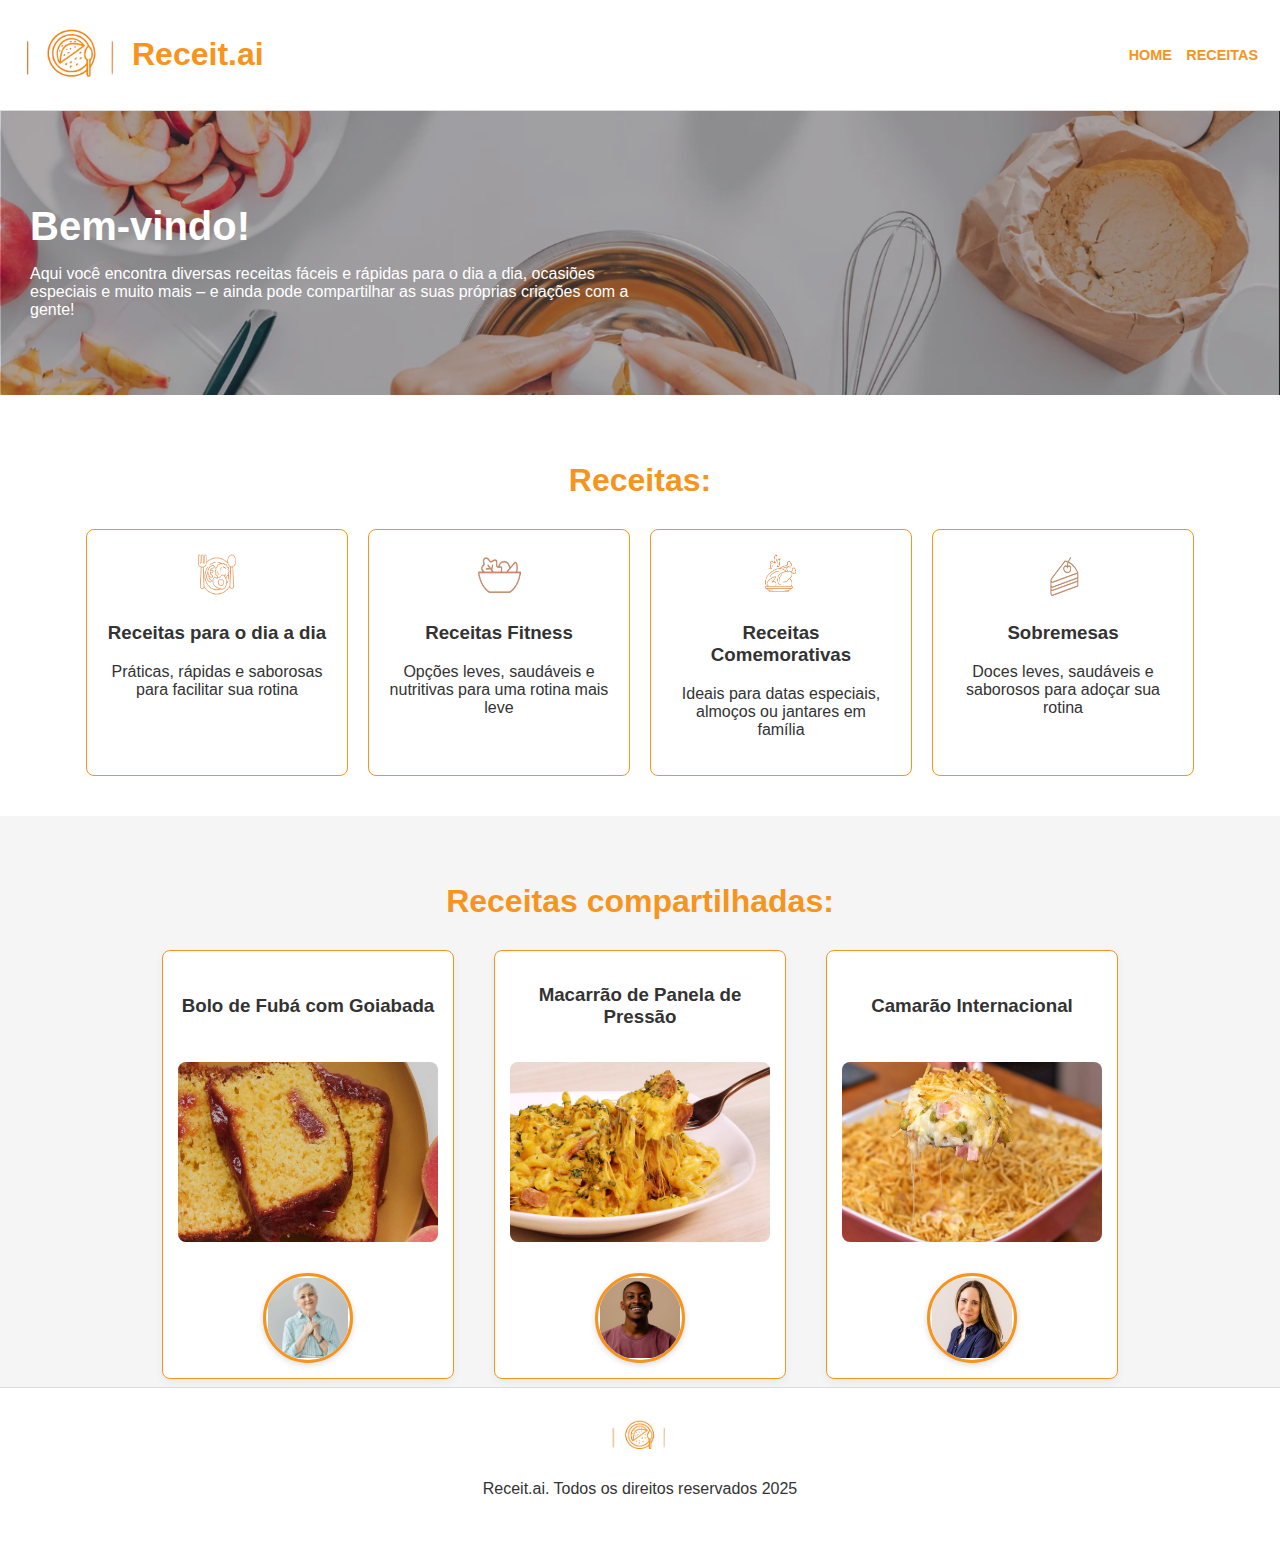
<file: index.html>
<!DOCTYPE html>
<html lang="pt-BR">
<head>
    <meta charset="UTF-8">
    <meta name="viewport" content="width=device-width, initial-scale=1.0">
    <title>Receit.ai</title>
    <link rel="stylesheet" href="styles.css">
</head>
<body>
    <header>
        <div class="logo">
            <img src="img/logo.png" height="60" width="100" alt="Logo Receit.ai">
            <h1>Receit.ai</h1>
        </div>
        <nav>
            <a href="#">Home</a>
            <a href="#compartilhadas">Receitas</a>
        </nav>
    </header>

    <section class="hero">
        <div class="hero-content">
            <h2>Bem-vindo!</h2>
            <p>Aqui você encontra diversas receitas fáceis e rápidas para o dia a dia, ocasiões especiais e muito mais – e ainda pode compartilhar as suas próprias criações com a gente!</p>
        </div>
    </section>

    <section class="receitas">
        <h2>Receitas:</h2>
        <div class="cards">
            <a href="diadia.html" class="card">
                <img src="img/receita1.png" alt="Ícone">
                <h3>Receitas para o dia a dia</h3>
                <p>Práticas, rápidas e saborosas para facilitar sua rotina</p>
            </a>
            <a href="fitness.html" class="card">
                <img src="img/receita2.png" alt="Ícone">
                <h3>Receitas Fitness</h3>
                <p>Opções leves, saudáveis e nutritivas para uma rotina mais leve</p>
            </a>
            <a href="comemorativas.html" class="card">
                <img src="img/receita3.png" alt="Ícone">
                <h3>Receitas Comemorativas</h3>
                <p>Ideais para datas especiais, almoços ou jantares em família</p>
            </a>
            <a href="sobremesas.html" class="card">
                <img src="img/receita4.png" alt="Ícone">
                <h3>Sobremesas</h3>
                <p>Doces leves, saudáveis e saborosos para adoçar sua rotina</p>
            </a>
        </div>
    </section>

    <section class="compartilhadas" id="compartilhadas">
        <h2>Receitas compartilhadas:</h2>
        <div class="receitas-grid">
          <a href="bolo.html" class="receita-link">
            <div class="receita">
              <h3>Bolo de Fubá com Goiabada</h3>
              <img class="alimento" src="img/bolodefuba.jpg" alt="Bolo">
              <div class="user-icon-wrapper">
                <img class="user-icon" src="img/pessoa2.jpg" alt="Usuário">
              </div>
            </div>
          </a>
      
          <a href="macarrao.html" class="receita-link">
            <div class="receita">
              <h3>Macarrão de Panela de Pressão</h3>
              <img class="alimento" src="img/macarrao.jpg" alt="Macarrão">
              <div class="user-icon-wrapper">
                <img class="user-icon" src="img/pessoa1.jpg" alt="Usuário">
              </div>
            </div>
          </a>
      
          <a href="camarao.html" class="receita-link">
            <div class="receita">
              <h3>Camarão Internacional</h3>
              <img class="alimento" src="img/camarao.jpg" alt="Camarão">
              <div class="user-icon-wrapper">
                <img class="user-icon" src="img/pessoa3.jpg" alt="Usuária">
              </div>
            </div>
          </a>
        </div>
      </section>

    <footer>
        <div class="logo-footer">
            <img src="img/logo.png" alt="Logo Receit.ai">
            <p>Receit.ai. Todos os direitos reservados 2025</p>
        </div>
    </footer>

    <script src="script.js"></script>
</body>
</html>
</file>
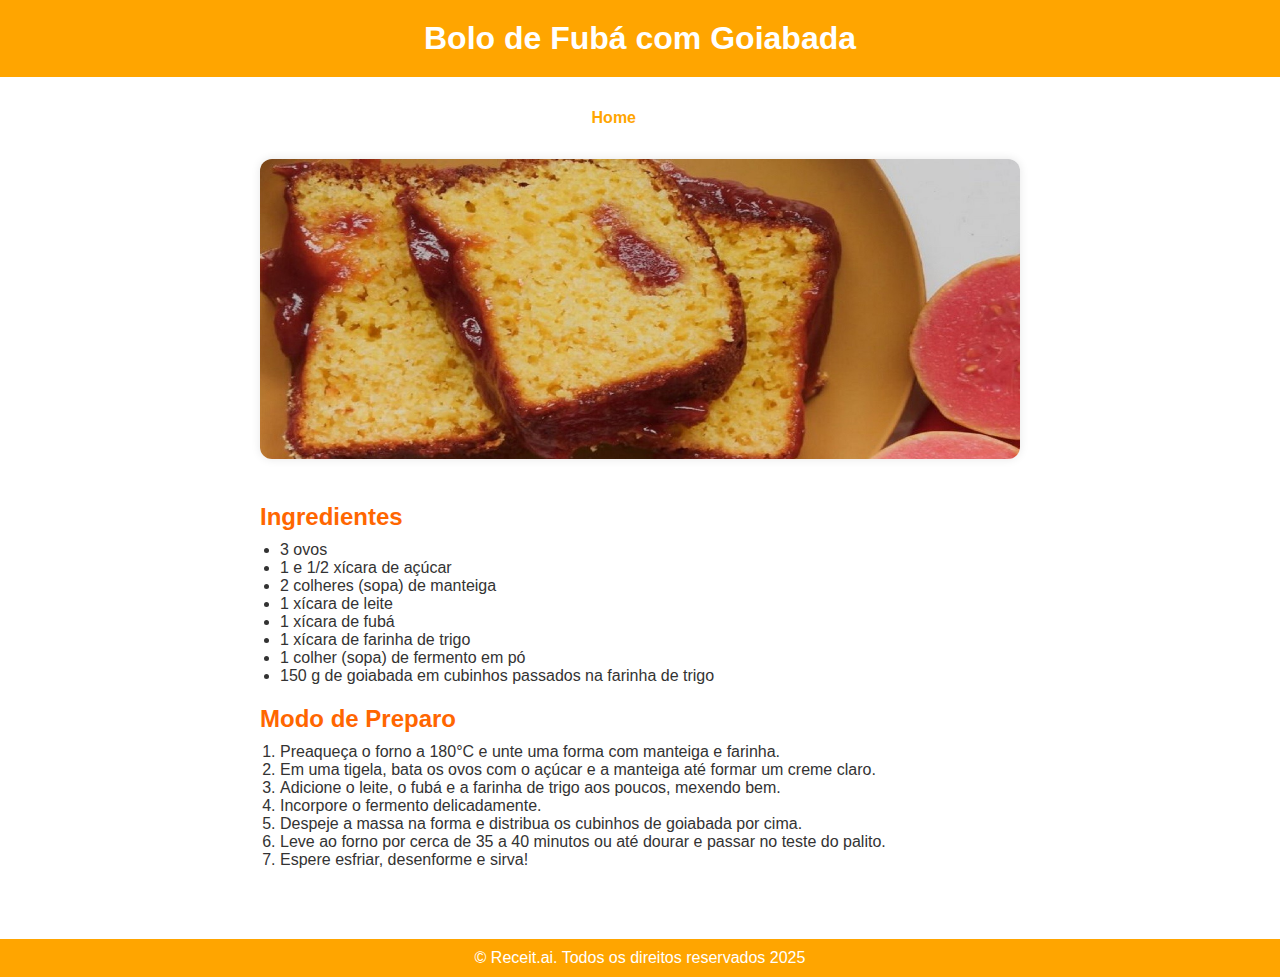
<file: bolo.html>
<!DOCTYPE html>
<html lang="pt-BR">
<head>
  <meta charset="UTF-8" />
  <meta name="viewport" content="width=device-width, initial-scale=1.0" />
  <title>Receita de Macarrão</title>
  <link rel="stylesheet" href="bolo.css" />
</head>
<body>
  <header>
    <h1>Bolo de Fubá com Goiabada</h1>
  </header>
  <nav>
    <a href="index.html">Home</a>
    <a href="#"></a>
  </nav>

  <main class="container">
    <section class="imagem-receita">
      <img src="img/bolodefuba.jpg" height="300" width="300" alt="Bolo de Fubá com Goiabada" />
    </section>

    <section class="conteudo-receita">
      <h2>Ingredientes</h2>
      <ul>
        <li>3 ovos</li>
        <li>1 e 1/2 xícara de açúcar</li>
        <li>2 colheres (sopa) de manteiga</li>
        <li>1 xícara de leite</li>
        <li>1 xícara de fubá</li>
        <li>1 xícara de farinha de trigo</li>
        <li>1 colher (sopa) de fermento em pó</li>
        <li>150 g de goiabada em cubinhos passados na farinha de trigo</li>
      </ul>

      <h2>Modo de Preparo</h2>
      <ol>
        <li>Preaqueça o forno a 180°C e unte uma forma com manteiga e farinha.</li>
        <li>Em uma tigela, bata os ovos com o açúcar e a manteiga até formar um creme claro.</li>
        <li>Adicione o leite, o fubá e a farinha de trigo aos poucos, mexendo bem.</li>
        <li>Incorpore o fermento delicadamente.</li>
        <li>Despeje a massa na forma e distribua os cubinhos de goiabada por cima.</li>
        <li>Leve ao forno por cerca de 35 a 40 minutos ou até dourar e passar no teste do palito.</li>
        <li>Espere esfriar, desenforme e sirva!</li>
      </ol>
    </section>
  </main>

  <footer>
    <p>&copy; Receit.ai. Todos os direitos reservados 2025</p>
  </footer>
</body>
</html>
</file>
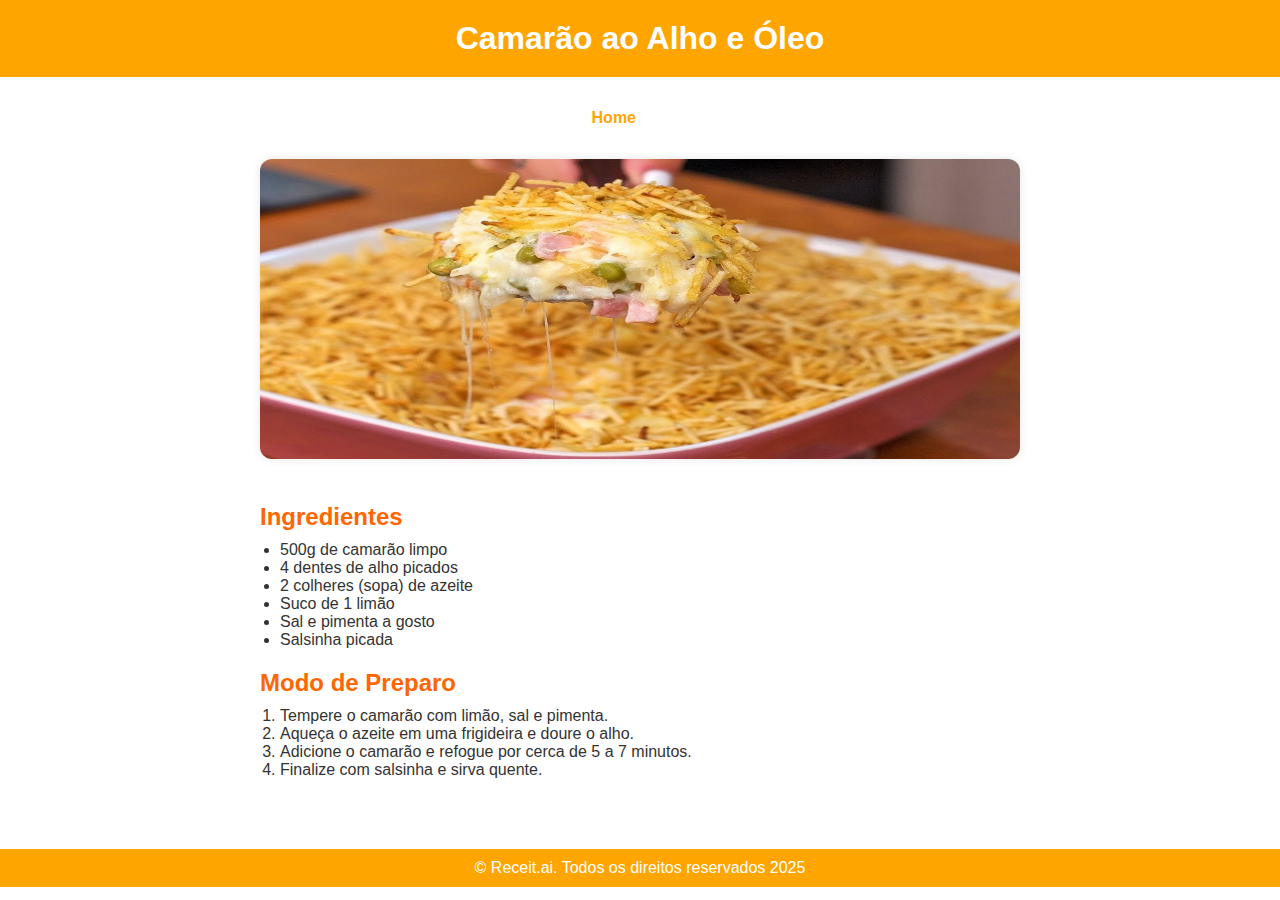
<file: camarao.html>
<!DOCTYPE html>
<html lang="pt-BR">
<head>
  <meta charset="UTF-8" />
  <meta name="viewport" content="width=device-width, initial-scale=1.0" />
  <title>Receita de Macarrão</title>
  <link rel="stylesheet" href="camarao.css" />
</head>
<body>
  <header>
    <h1>Camarão ao Alho e Óleo</h1>
  </header>
  <nav>
    <a href="index.html">Home</a>
    <a href="#"></a>
  </nav>

  <main class="container">
    <section class="imagem-receita">
      <img src="img/camarao.jpg" height="300" width="300" alt="Camarão Cremoso" />
    </section>

    <section class="conteudo-receita">
      <h2>Ingredientes</h2>
      <ul>
        <li>500g de camarão limpo</li>
        <li>4 dentes de alho picados</li>
        <li>2 colheres (sopa) de azeite</li>
        <li>Suco de 1 limão</li>
        <li>Sal e pimenta a gosto</li>
        <li>Salsinha picada</li>
      </ul>

      <h2>Modo de Preparo</h2>
      <ol>
        <li>Tempere o camarão com limão, sal e pimenta.</li>
        <li>Aqueça o azeite em uma frigideira e doure o alho.</li>
        <li>Adicione o camarão e refogue por cerca de 5 a 7 minutos.</li>
        <li>Finalize com salsinha e sirva quente.</li>
      </ol>
    </section>
  </main>

  <footer>
    <p>&copy; Receit.ai. Todos os direitos reservados 2025</p>
  </footer>
</body>
</html>
</file>
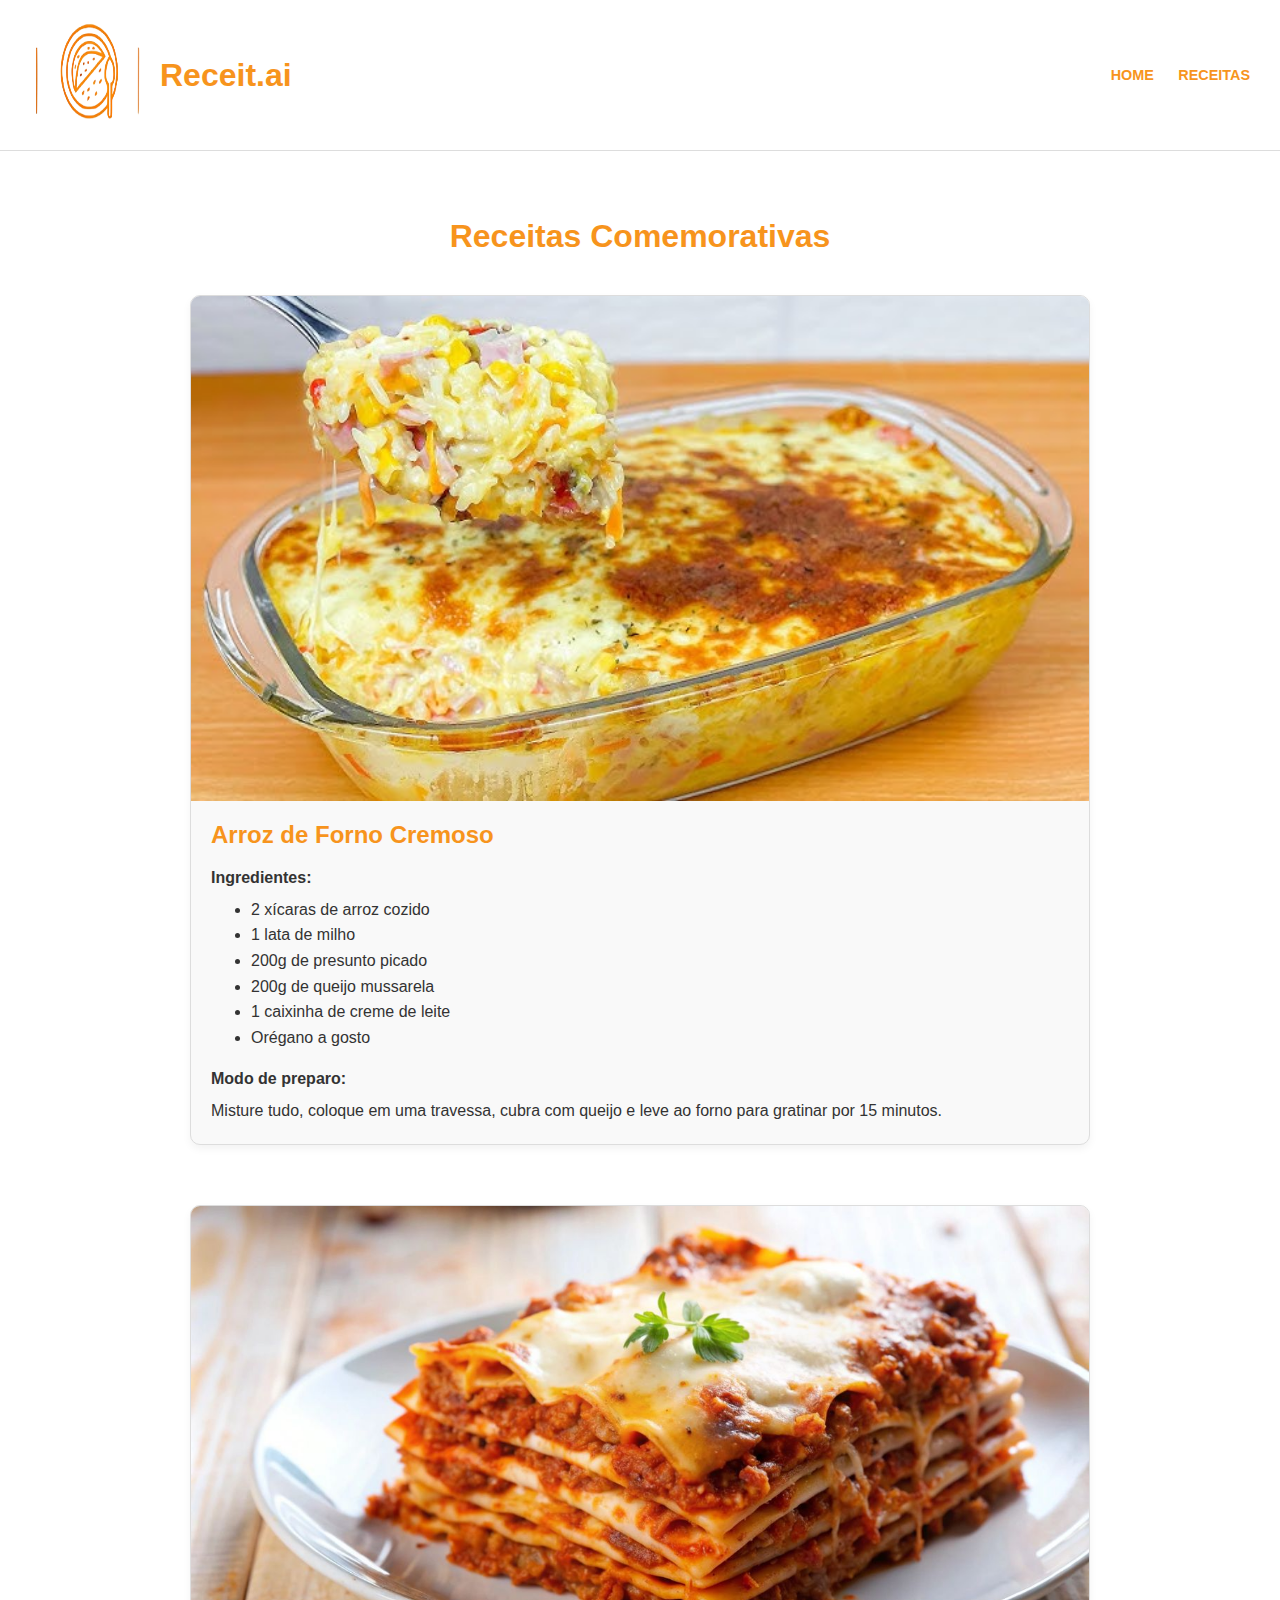
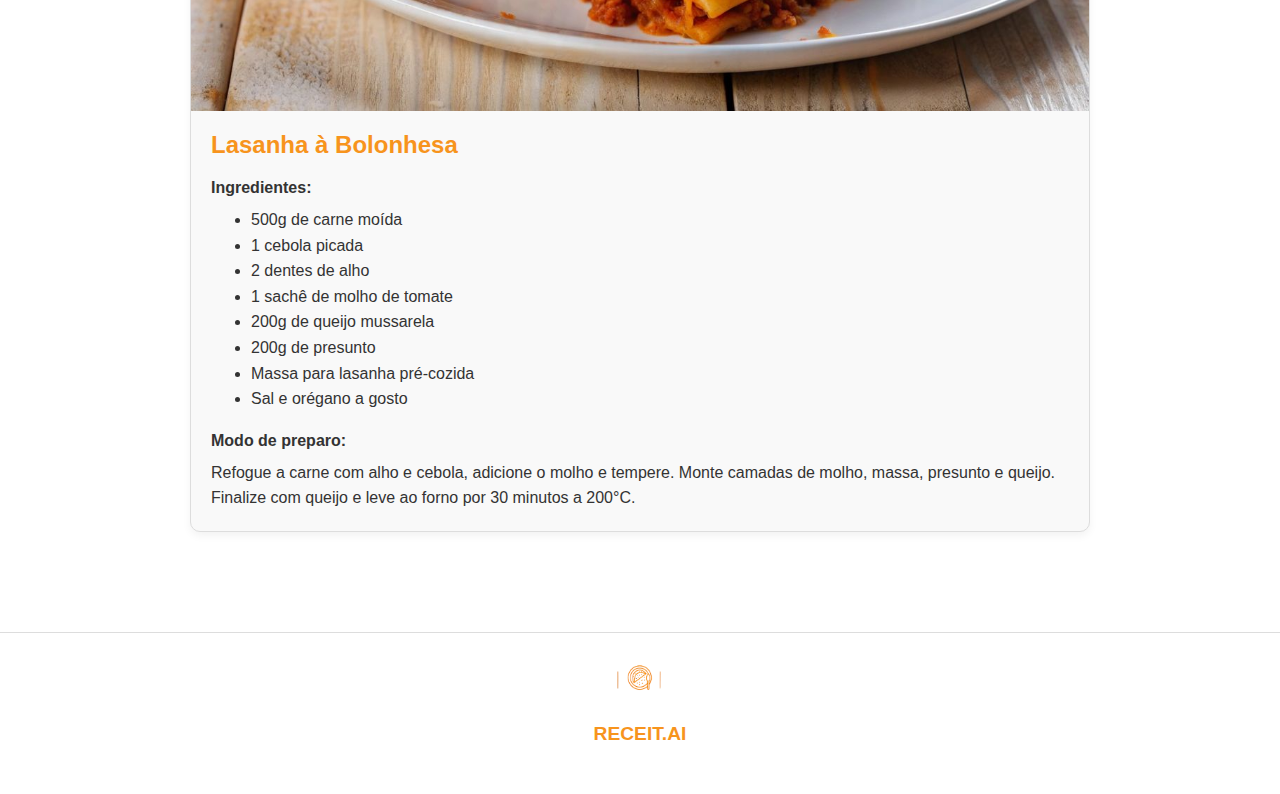
<file: comemorativas.html>
<!DOCTYPE html>
<html lang="pt-BR">
<head>
  <meta charset="UTF-8">
  <meta name="viewport" content="width=device-width, initial-scale=1.0">
  <title>Receitas Comemorativas</title>
  <link rel="stylesheet" href="comemorativas.css">
</head>
<body>
  <header>
    <div class="logo">
      <img src="img/logo.png" height="120" width="120" alt="Logo Receit.ai">
      <h1>Receit.ai</h1>
    </div>
    <nav>
      <a href="index.html">Home</a>
      <a href="#">Receitas</a>
    </nav>
  </header>

  <section class="receitas-pagina">
    <h2>Receitas Comemorativas</h2>

    <div class="receita-detalhe">
      <img src="img/arroz.jpg"  height="350" width="600" alt=" Arroz de Forno Cremoso">
      <h3> Arroz de Forno Cremoso</h3>
      <h4>Ingredientes:</h4>
      <ul>
        <li>2 xícaras de arroz cozido</li>
        <li>1 lata de milho</li>
        <li>200g de presunto picado</li>
        <li>200g de queijo mussarela</li>
        <li>1 caixinha de creme de leite</li>
        <li>Orégano a gosto</li>
      </ul>
      <h4>Modo de preparo:</h4>
      <p>Misture tudo, coloque em uma travessa, cubra com queijo e leve ao forno para gratinar por 15 minutos.</p>
    </div>

    <div class="receita-detalhe">
      <img src="img/lasanha.jpg"  height="350" width="600" alt="Lasanha à Bolonhesa">
      <h3>Lasanha à Bolonhesa</h3>
      <h4>Ingredientes:</h4>
      <ul>
        <li>500g de carne moída</li>
        <li>1 cebola picada</li>
        <li>2 dentes de alho</li>
        <li>1 sachê de molho de tomate</li>
        <li>200g de queijo mussarela</li>
        <li>200g de presunto</li>
        <li>Massa para lasanha pré-cozida</li>
        <li>Sal e orégano a gosto</li>
      </ul>
      <h4>Modo de preparo:</h4>
      <p>Refogue a carne com alho e cebola, adicione o molho e tempere. Monte camadas de molho, massa, presunto e queijo. Finalize com queijo e leve ao forno por 30 minutos a 200°C.</p>
    </div>
  </section>

  <footer>
    <div class="logo-footer">
      <img src="img/logo.png" alt="Logo Receit.ai">
      <p>RECEIT.AI</p>
    </div>
  </footer>
</body>
</html>
</file>
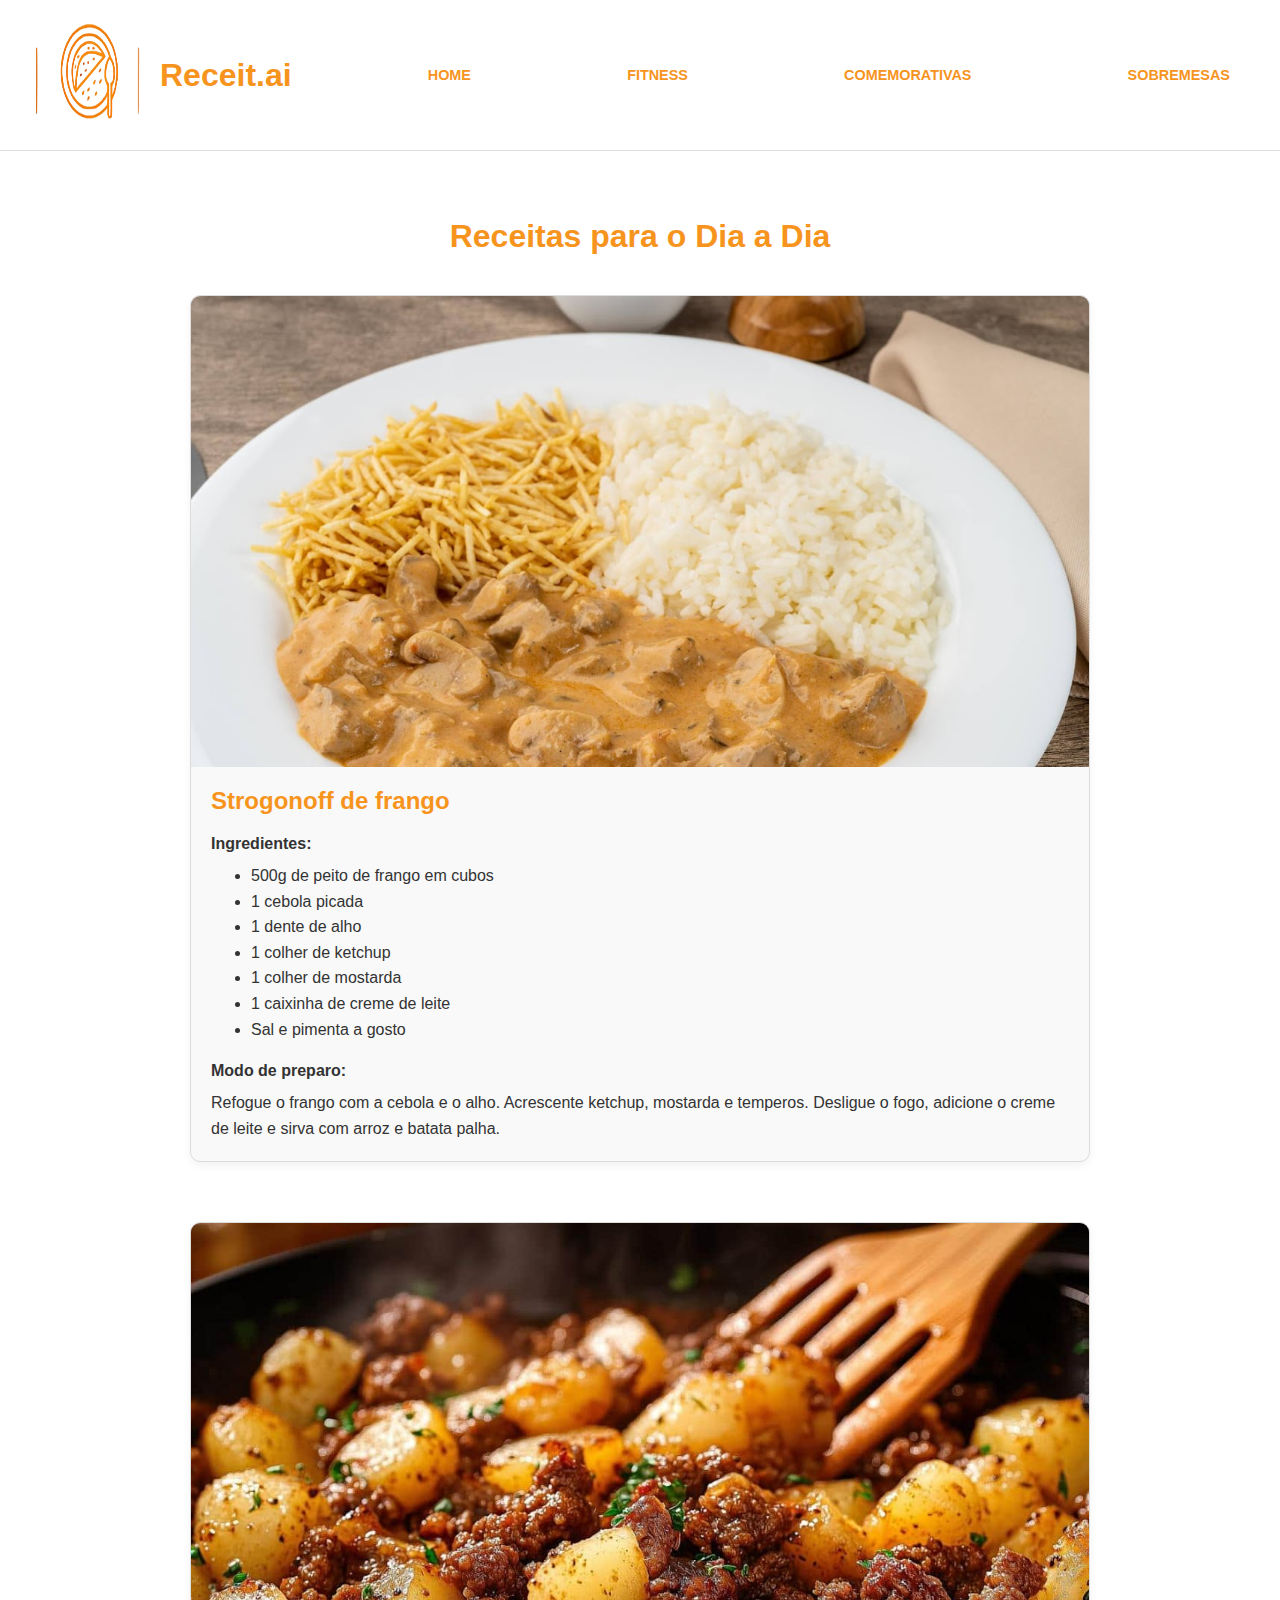
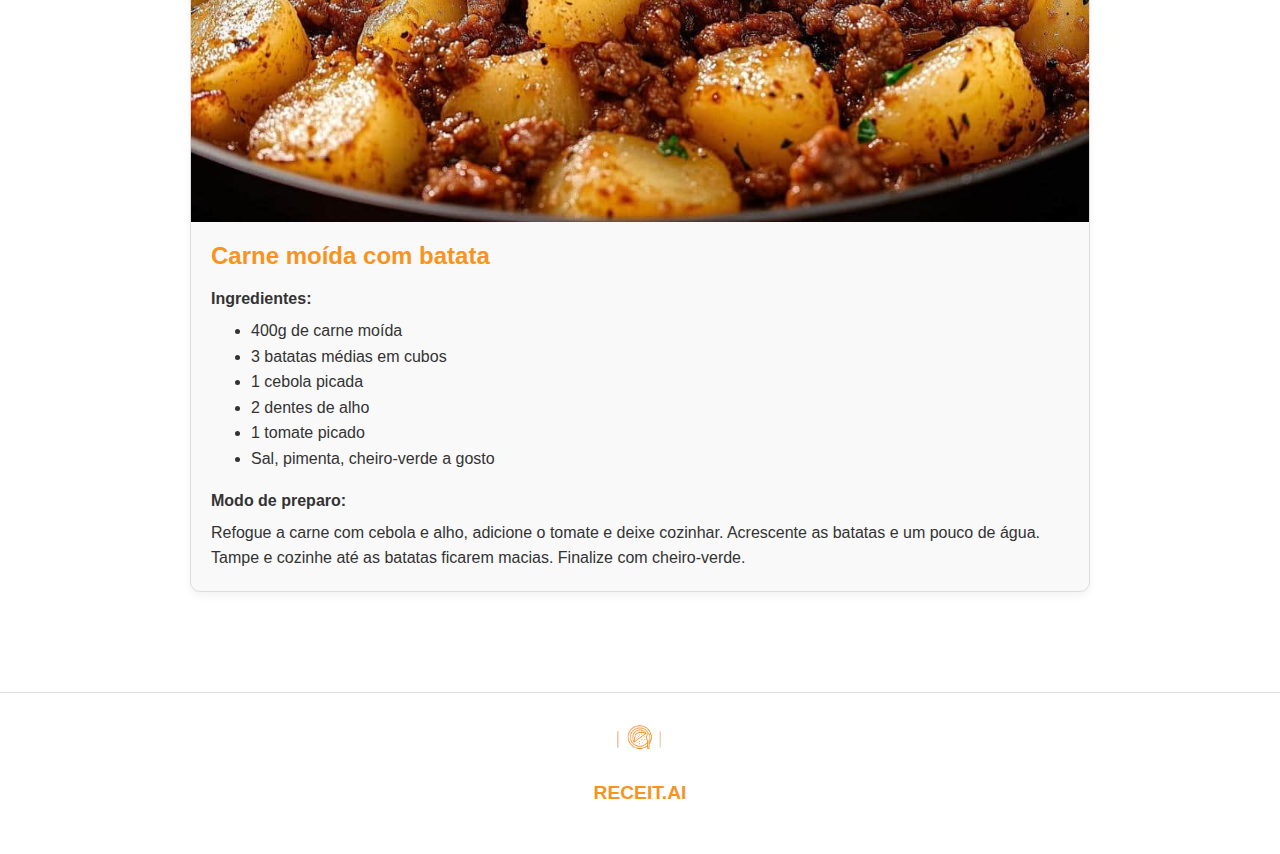
<file: diadia.html>
<!DOCTYPE html>
<html lang="pt-BR">
<head>
  <meta charset="UTF-8">
  <meta name="viewport" content="width=device-width, initial-scale=1.0">
  <title>Receitas para o Dia a Dia</title>
  <link rel="stylesheet" href="diadia.css">
</head>
<body>
  <header>
    <div class="logo">
      <img src="img/logo.png" height="120" width="120" alt="Logo Receit.ai">
      <h1>Receit.ai</h1>
    </div>
    <nav>
      <a href="index.html">Home</a>
      <a href="#"></a>
    </nav>
    <nav>
      <a href="fitness.html">Fitness</a>
      <a href="#"></a>
    </nav>
    <nav>
      <a href="comemorativas.html">Comemorativas</a>
      <a href="#"></a>
    </nav>
    <nav>
      <a href="sobremesas.html">Sobremesas</a>
      <a href="#"></a>
    </nav>
  </header>

  <section class="receitas-pagina">
    <h2>Receitas para o Dia a Dia</h2>

    <div class="receita-detalhe">
      <img src="img/strogonoff.jpg"  height="350" width="600" alt="Strogonoff de frango">
      <h3>Strogonoff de frango</h3>
      <h4>Ingredientes:</h4>
      <ul>
        <li>500g de peito de frango em cubos</li>
        <li>1 cebola picada</li>
        <li>1 dente de alho</li>
        <li>1 colher de ketchup</li>
        <li>1 colher de mostarda</li>
        <li>1 caixinha de creme de leite</li>
        <li>Sal e pimenta a gosto</li>
      </ul>
      <h4>Modo de preparo:</h4>
      <p>Refogue o frango com a cebola e o alho. Acrescente ketchup, mostarda e temperos. Desligue o fogo, adicione o creme de leite e sirva com arroz e batata palha.</p>
    </div>

    <div class="receita-detalhe">
      <img src="img/carnecombatata.jpg"  height="350" width="600" alt="Carne moída com batata">
      <h3>Carne moída com batata</h3>
      <h4>Ingredientes:</h4>
      <ul>
        <li>400g de carne moída</li>
        <li>3 batatas médias em cubos</li>
        <li>1 cebola picada</li>
        <li>2 dentes de alho</li>
        <li>1 tomate picado</li>
         <li>Sal, pimenta, cheiro-verde a gosto</li>
      </ul>
      <h4>Modo de preparo:</h4>
      <p>Refogue a carne com cebola e alho, adicione o tomate e deixe cozinhar. Acrescente as batatas e um pouco de água. Tampe e cozinhe até as batatas ficarem macias. Finalize com cheiro-verde.</p>
    </div>
  </section>

  <footer>
    <div class="logo-footer">
      <img src="img/logo.png" alt="Logo Receit.ai">
      <p>RECEIT.AI</p>
    </div>
  </footer>
</body>
</html>
</file>
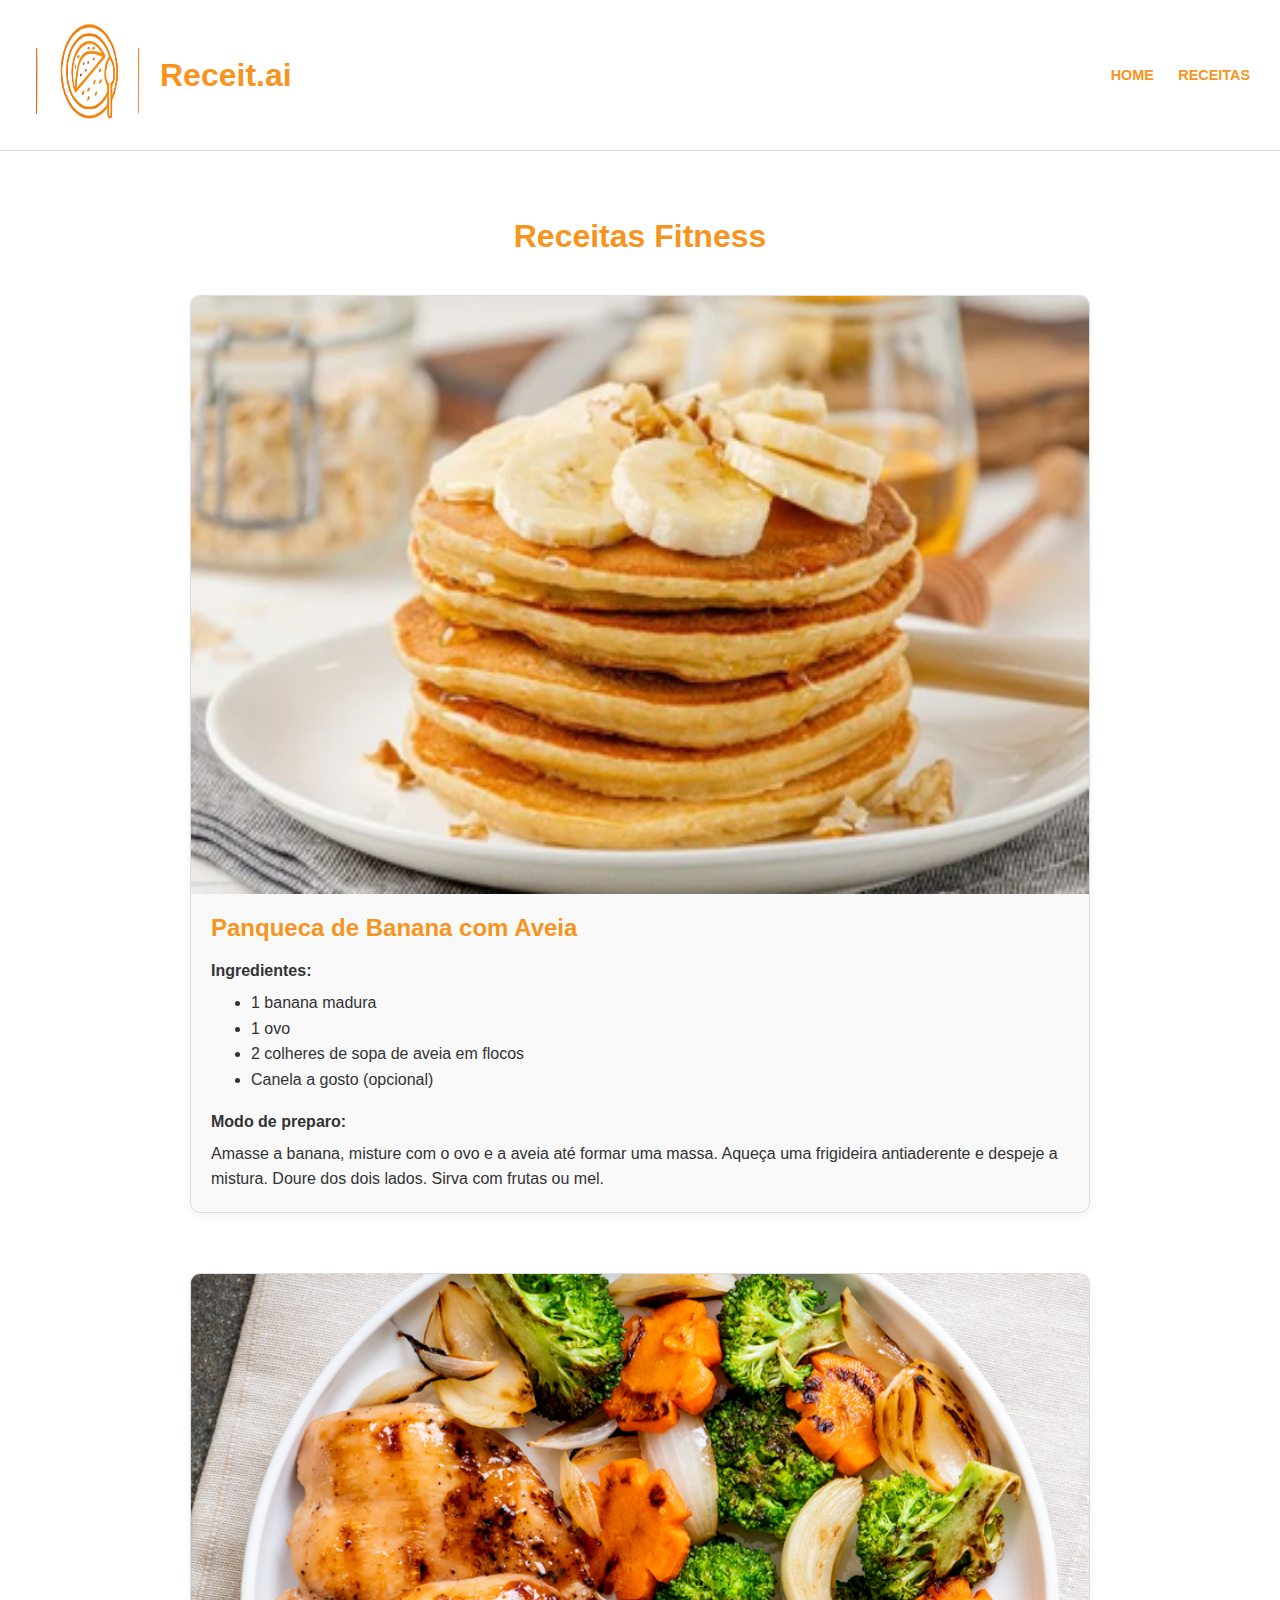
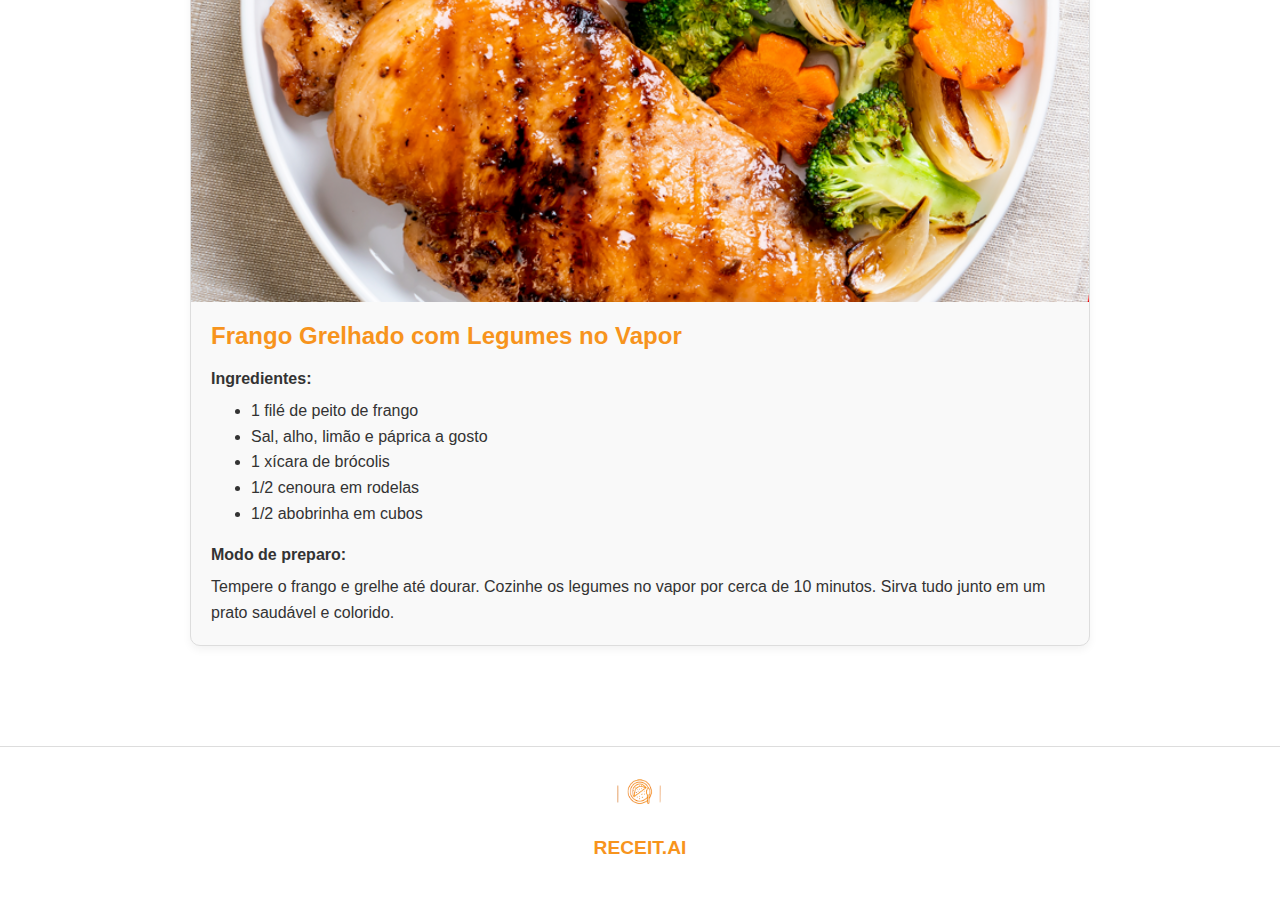
<file: fitness.html>
<!DOCTYPE html>
<html lang="pt-BR">
<head>
  <meta charset="UTF-8">
  <meta name="viewport" content="width=device-width, initial-scale=1.0">
  <title>Receitas Fitness</title>
  <link rel="stylesheet" href="fitness.css">
</head>
<body>
  <header>
    <div class="logo">
      <img src="img/logo.png" height="120" width="120" alt="Logo Receit.ai">
      <h1>Receit.ai</h1>
    </div>
    <nav>
      <a href="index.html">Home</a>
      <a href="#">Receitas</a>
    </nav>
  </header>

  <section class="receitas-pagina">
    <h2>Receitas Fitness</h2>

    <div class="receita-detalhe">
      <img src="img/panqueca.png"  height="350" width="600" alt="Panqueca de Banana com Aveia">
      <h3>Panqueca de Banana com Aveia</h3>
      <h4>Ingredientes:</h4>
      <ul>
        <li>1 banana madura</li>
        <li>1 ovo</li>
        <li>2 colheres de sopa de aveia em flocos</li>
        <li>Canela a gosto (opcional)</li>
      </ul>
      <h4>Modo de preparo:</h4>
      <p>Amasse a banana, misture com o ovo e a aveia até formar uma massa. Aqueça uma frigideira antiaderente e despeje a mistura. Doure dos dois lados. Sirva com frutas ou mel.</p>
    </div>

    <div class="receita-detalhe">
      <img src="img/frangogrelhado.png"  height="350" width="600" alt="Frango Grelhado com Legumes no Vapor">
      <h3>Frango Grelhado com Legumes no Vapor</h3>
      <h4>Ingredientes:</h4>
      <ul>
        <li>1 filé de peito de frango</li>
        <li>Sal, alho, limão e páprica a gosto</li>
        <li>1 xícara de brócolis</li>
        <li>1/2 cenoura em rodelas</li>
        <li>1/2 abobrinha em cubos</li>
      </ul>
      <h4>Modo de preparo:</h4>
      <p>Tempere o frango e grelhe até dourar. Cozinhe os legumes no vapor por cerca de 10 minutos. Sirva tudo junto em um prato saudável e colorido.
</p>
    </div>
  </section>

  <footer>
    <div class="logo-footer">
      <img src="img/logo.png" alt="Logo Receit.ai">
      <p>RECEIT.AI</p>
    </div>
  </footer>
</body>
</html>
</file>
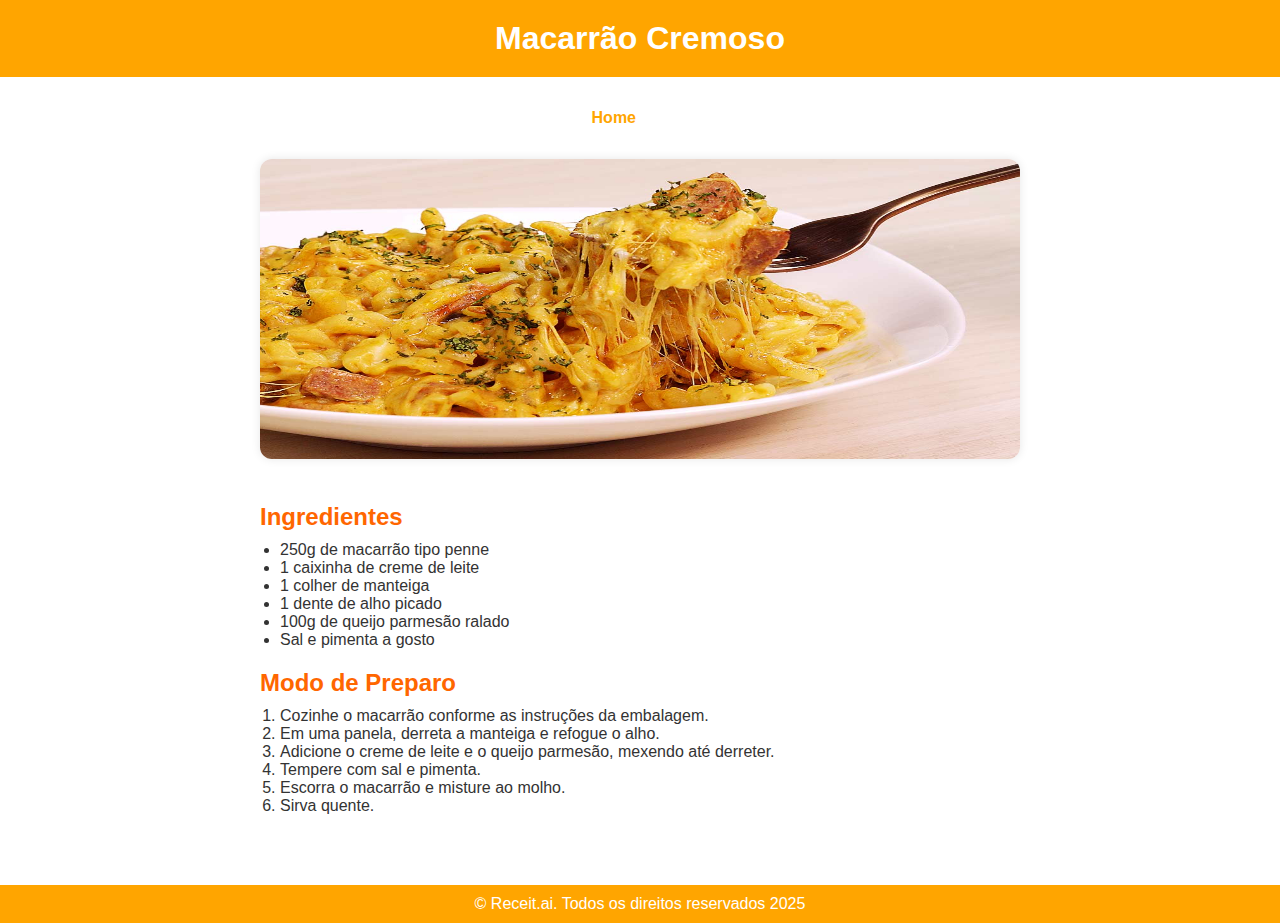
<file: macarrao.html>
<!DOCTYPE html>
<html lang="pt-BR">
<head>
  <meta charset="UTF-8" />
  <meta name="viewport" content="width=device-width, initial-scale=1.0" />
  <title>Receita de Macarrão</title>
  <link rel="stylesheet" href="macarrao.css" />
</head>
<body>
  <header>
    <h1>Macarrão Cremoso</h1>
  </header>
  <nav>
    <a href="index.html">Home</a>
    <a href="#"></a>
  </nav>

  <main class="container">
    <section class="imagem-receita">
      <img src="img/macarrao.jpg" height="300" width="300" alt="Macarrão cremoso" />
    </section>

    <section class="conteudo-receita">
      <h2>Ingredientes</h2>
      <ul>
        <li>250g de macarrão tipo penne</li>
        <li>1 caixinha de creme de leite</li>
        <li>1 colher de manteiga</li>
        <li>1 dente de alho picado</li>
        <li>100g de queijo parmesão ralado</li>
        <li>Sal e pimenta a gosto</li>
      </ul>

      <h2>Modo de Preparo</h2>
      <ol>
        <li>Cozinhe o macarrão conforme as instruções da embalagem.</li>
        <li>Em uma panela, derreta a manteiga e refogue o alho.</li>
        <li>Adicione o creme de leite e o queijo parmesão, mexendo até derreter.</li>
        <li>Tempere com sal e pimenta.</li>
        <li>Escorra o macarrão e misture ao molho.</li>
        <li>Sirva quente.</li>
      </ol>
    </section>
  </main>

  <footer>
    <p>&copy; Receit.ai. Todos os direitos reservados 2025</p>
  </footer>
</body>
</html>
</file>
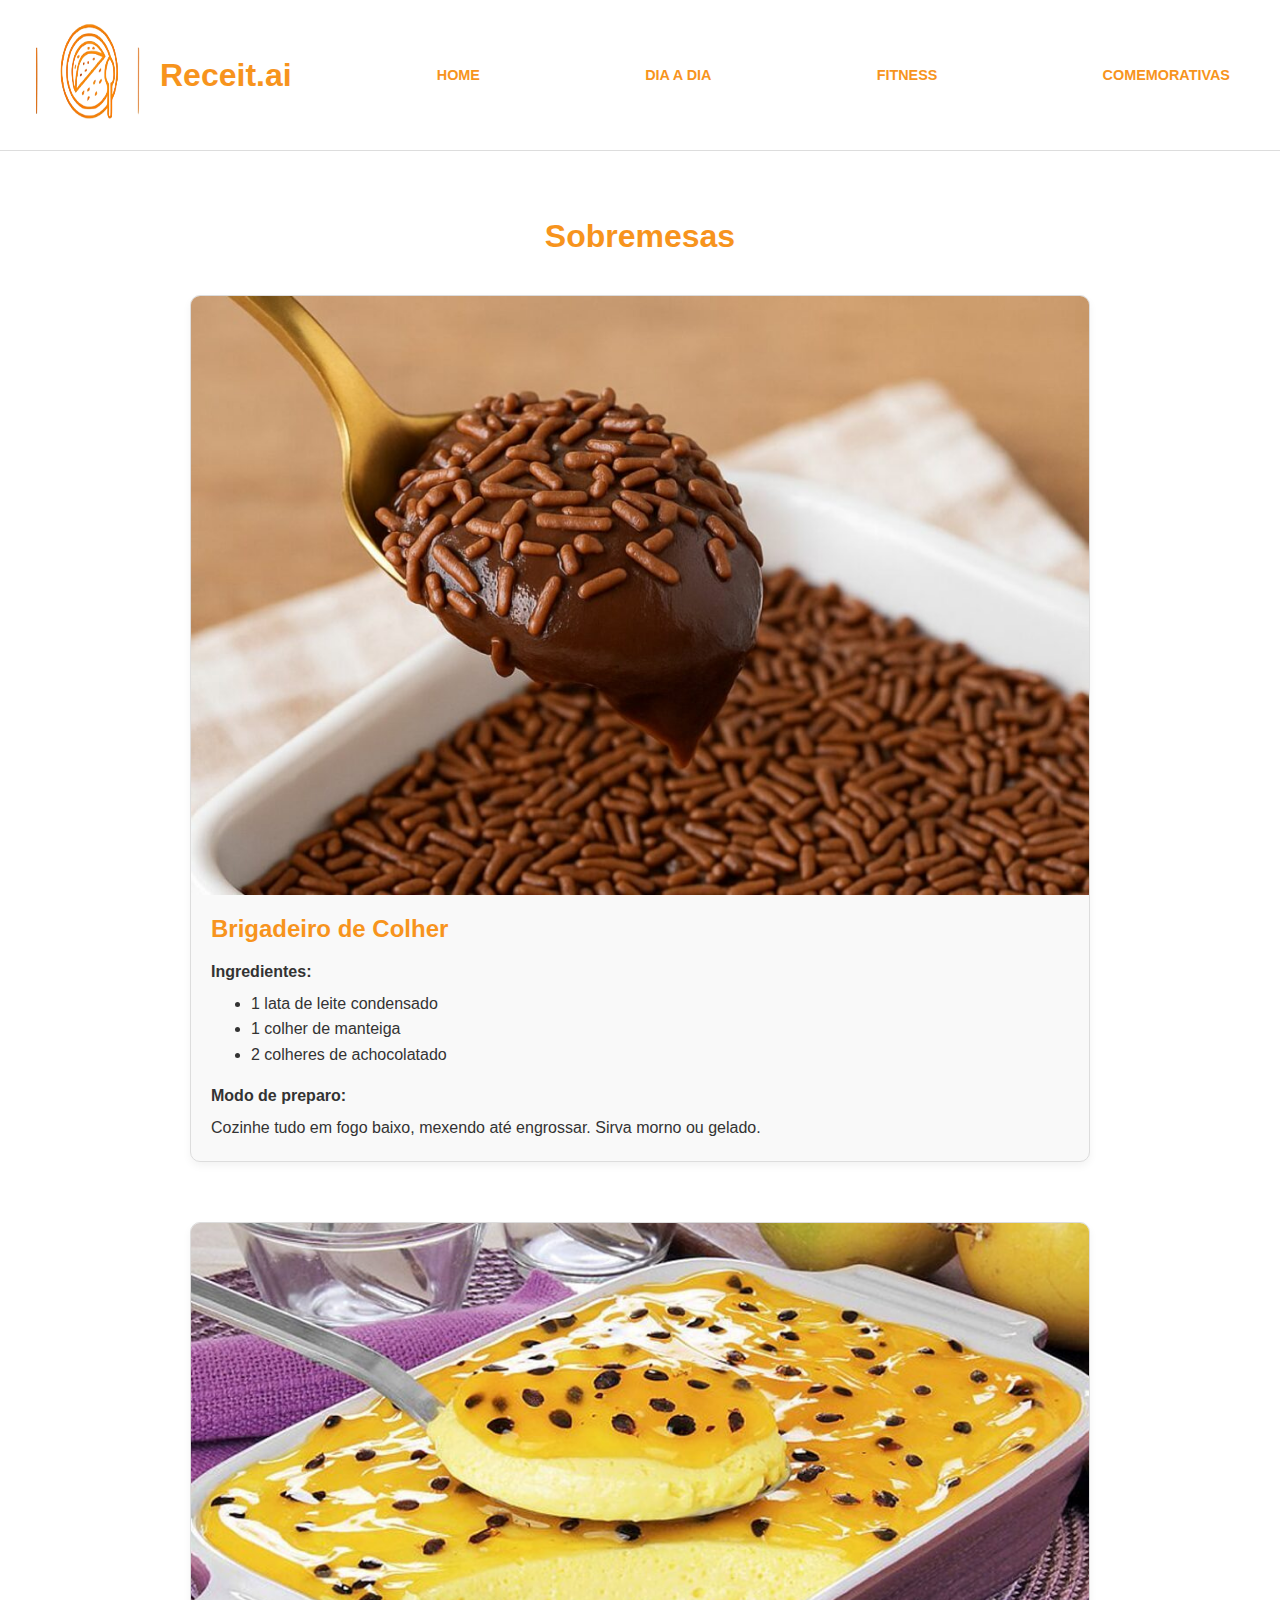
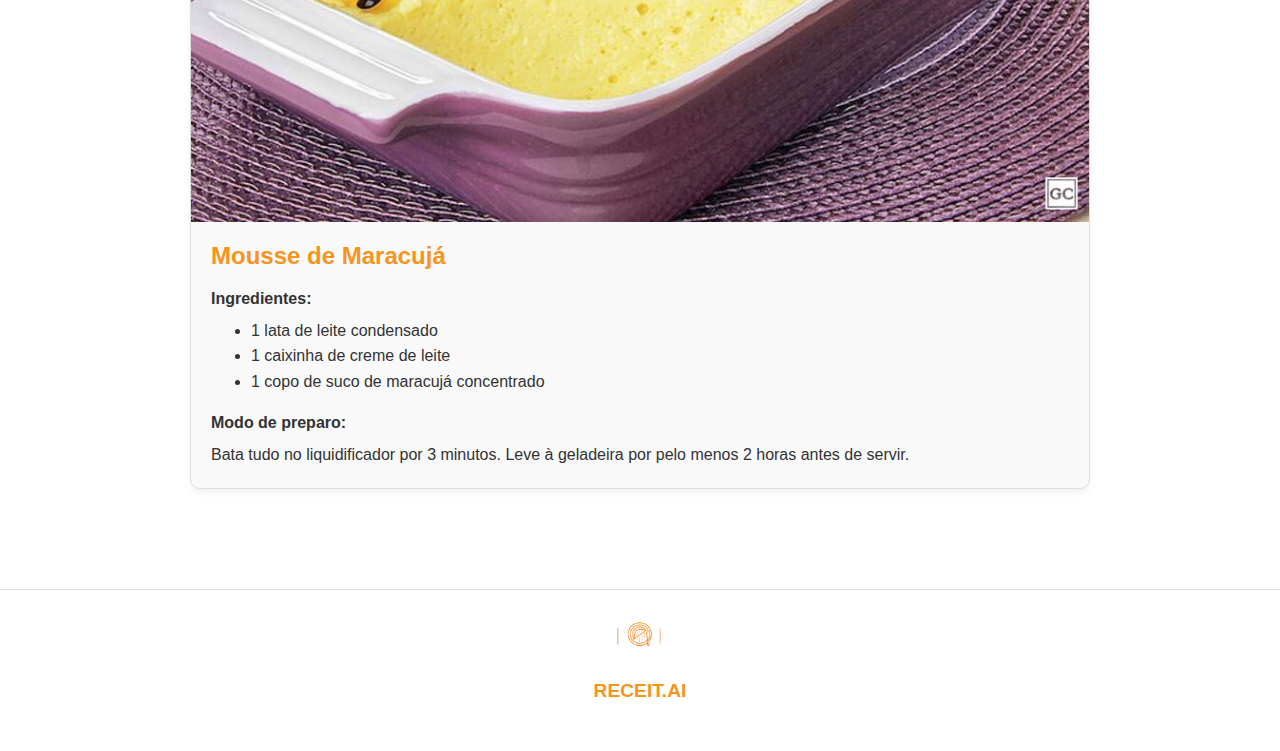
<file: sobremesas.html>
<!DOCTYPE html>
<html lang="pt-BR">
<head>
  <meta charset="UTF-8">
  <meta name="viewport" content="width=device-width, initial-scale=1.0">
  <title>Sobremesas</title>
  <link rel="stylesheet" href="sobremesas.css">
</head>
<body>
  <header>
    <div class="logo">
      <img src="img/logo.png" height="120" width="120" alt="Logo Receit.ai">
      <h1>Receit.ai</h1>
    </div>
      <nav>
        <a href="index.html">Home</a>
        <a href="#"></a>
      </nav>
      <nav>
        <a href="diadia.html">Dia a Dia</a>
        <a href="#"></a>
      </nav>
      <nav>
        <a href="fitness.html">Fitness</a>
        <a href="#"></a>
      </nav>
      <nav>
        <a href="comemorativas.html">Comemorativas</a>
        <a href="#"></a>
      </nav>
  </header>

  <section class="receitas-pagina">
    <h2>Sobremesas</h2>

    <div class="receita-detalhe">
      <img src="img/brigadeiro.jpg"  height="350" width="600" alt="Brigadeiro de Colher">
      <h3>Brigadeiro de Colher</h3>
      <h4>Ingredientes:</h4>
      <ul>
        <li>1 lata de leite condensado</li>
        <li>1 colher de manteiga</li>
        <li>2 colheres de achocolatado</li>
      </ul>
      <h4>Modo de preparo:</h4>
      <p>Cozinhe tudo em fogo baixo, mexendo até engrossar. Sirva morno ou gelado.</p>
    </div>

    <div class="receita-detalhe">
      <img src="img/mousse.jpg"  height="350" width="600" alt="Mousse de Maracujá">
      <h3>Mousse de Maracujá</h3>
      <h4>Ingredientes:</h4>
      <ul>
        <li>1 lata de leite condensado</li>
        <li>1 caixinha de creme de leite</li>
        <li>1 copo de suco de maracujá concentrado</li>
      </ul>
      <h4>Modo de preparo:</h4>
      <p>Bata tudo no liquidificador por 3 minutos. Leve à geladeira por pelo menos 2 horas antes de servir.</p>
    </div>
  </section>

  <footer>
    <div class="logo-footer">
      <img src="img/logo.png" alt="Logo Receit.ai">
      <p>RECEIT.AI</p>
    </div>
  </footer>
</body>
</html>
</file>
<file: styles.css>
html {
  scroll-behavior: smooth;
}

body {
  margin: 0;
  padding: 0;
  font-family: Arial, sans-serif;
  color: #333;
  background-color: #fff;
}

header {
  display: flex;
  justify-content: space-between;
  align-items: center;
  padding: 15px 22px;
  background-color: #fff;
  border-bottom: 1px solid #ddd;
}

.logo {
  display: flex;
  align-items: center;
  gap: 10px;
  color: #f7941d;
}

nav a {
  margin-left: 10px;
  text-decoration: none;
  color: #f7941d;
  font-weight: bold;
  text-transform: uppercase;
  font-size: 0.9rem;
}

.hero {
  background: url('img/banner.png') no-repeat center;
  background-size: cover;
  padding: 60px 30px;
  color: white;
  display: flex;
  align-items: center;
  justify-content: flex-start;
  position: relative;
}

.hero-content {
  max-width: 600px;
  text-align: left;
}

.hero h2 {
  font-size: 2.5rem;
  margin-bottom: 10px;
}

.receitas {
  padding: 40px 20px;
  text-align: center;
}

.receitas h2 {
  font-size: 2rem;
  color: #f7941d;
  margin-bottom: 30px;
}

.cards {
  display: flex;
  flex-wrap: wrap;
  justify-content: center;
  gap: 20px;
}

.card {
  width: 220px;
  border: 1px solid #f7941d;
  border-radius: 8px;
  padding: 20px;
  text-align: center;
  text-decoration: none;
  color: inherit;
  background-color: #fff;
  transition: transform 0.3s ease;
}

.card:hover {
  transform: scale(1.03);
}

.card img {
  width: 50px;
  height: 50px;
}

.compartilhadas {
  background-color: #f5f5f5;
  padding: 40px 20px;
  text-align: center;
}

.compartilhadas h2 {
  font-size: 2rem;
  color: #f7941d;
  margin-bottom: 30px;
}

.receitas-grid {  
  display: flex;
  justify-content: center;
  flex-wrap: wrap;
  gap: 40px;
  align-items: stretch;
}

/* Link do card inteiro */
.receita-link {
  text-decoration: none;
  color: inherit;
  display: block;
  transition: transform 0.3s ease;
}

.receita-link:hover {
  transform: scale(1.03);
}

.receita {
  background-color: white;
  border: 1px solid #f7941d;
  border-radius: 8px;
  padding: 15px;
  width: 260px;
  box-shadow: 0 4px 8px rgba(0,0,0,0.05);
  display: flex;
  flex-direction: column;
  align-items: center;
  justify-content: space-between;
  height: 100%;
}

.receita h3 {
  text-align: center;
  min-height: 60px;
  display: flex;
  align-items: center;
  justify-content: center;
  margin: 10px 0;
}

.receita img.alimento {
  width: 100%;
  height: 180px;
  border-radius: 8px;
  object-fit: cover;
}

.user-icon-wrapper {
  width: 80px;
  height: 80px;
  border-radius: 50%;
  border: 3px solid #f7941d;
  padding: 2px;
  background-color: white;
  box-shadow: 0 2px 6px rgba(0, 0, 0, 0.15);
  overflow: hidden;
  margin-top: 15px;
}

.user-icon-wrapper img.user-icon {
  width: 100%;
  height: 100%;
  object-fit: cover;
  display: block;
  border-radius: 0;
  padding: 0;
}

footer {
  background-color: #fff;
  padding: 30px;
  text-align: center;
  border-top: 1px solid #ddd;
}

.logo-footer {
  display: inline-flex;
  flex-direction: column;
  align-items: center;
  gap: 10px;
}

.logo-footer img {
  width: 60px;
}

@media (max-width: 768px) {
  .cards, .receitas-grid {
    flex-direction: column;
    align-items: center;
  }

  .card, .receita-link {
    width: 90%;
    max-width: 320px;
  }

  nav a {
    margin-left: 10px;
    font-size: 0.8rem;
  }

  .hero {
    padding: 40px 15px;
  }

  .hero h2 {
    font-size: 2rem;
  }
}
</file>
<file: bolo.css>
* {
    margin: 0;
    padding: 0;
    box-sizing: border-box;
    font-family: 'Segoe UI', Tahoma, Geneva, Verdana, sans-serif;
  }
  
  body {
    background-color: #ffffff;
    color: #333;
  }
  
  header {
    background-color: #ffa500;
    color: #fff;
    padding: 20px;
    text-align: center;
  }
  
  .container {
    padding: 20px;
    max-width: 800px;
    margin: 0 auto;
  }
  
  .imagem-receita img {
    width: 100%;
    border-radius: 12px;
    box-shadow: 0 0 10px rgba(0, 0, 0, 0.1);
    margin-bottom: 20px;
  }
  
  .conteudo-receita h2 {
    color: #ff6600;
    margin-top: 20px;
    margin-bottom: 10px;
  }
  
  .conteudo-receita ul,
  .conteudo-receita ol {
    padding-left: 20px;
    margin-bottom: 20px;
  }
  
  footer {
    background-color: #ffa500;
    color: white;
    text-align: center;
    padding: 10px;
    margin-top: 30px;
  }

  nav {
    text-align: center;
    margin-top: 20px;
  }
  
  nav a {
    display: inline-block;
    background-color: #ffffff;
    color: orange;
    text-decoration: none;
    padding: 12px 24px;
    border-radius: 8px;
    font-weight: bold;
    font-size: 16px;
  }
  nav a:hover {
    background-color: #eddc23;
  }
</file>
<file: camarao.css>
* {
    margin: 0;
    padding: 0;
    box-sizing: border-box;
    font-family: 'Segoe UI', Tahoma, Geneva, Verdana, sans-serif;
  }
  
  body {
    background-color: #ffffff;
    color: #333;
  }
  
  header {
    background-color: #ffa500;
    color: #fff;
    padding: 20px;
    text-align: center;
  }
  
  .container {
    padding: 20px;
    max-width: 800px;
    margin: 0 auto;
  }
  
  .imagem-receita img {
    width: 100%;
    border-radius: 12px;
    box-shadow: 0 0 10px rgba(0, 0, 0, 0.1);
    margin-bottom: 20px;
  }
  
  .conteudo-receita h2 {
    color: #ff6600;
    margin-top: 20px;
    margin-bottom: 10px;
  }
  
  .conteudo-receita ul,
  .conteudo-receita ol {
    padding-left: 20px;
    margin-bottom: 20px;
  }
  
  footer {
    background-color: #ffa500;
    color: white;
    text-align: center;
    padding: 10px;
    margin-top: 30px;
  }

  nav {
    text-align: center;
    margin-top: 20px;
  }
  
  nav a {
    display: inline-block;
    background-color: #ffffff;
    color: orange;
    text-decoration: none;
    padding: 12px 24px;
    border-radius: 8px;
    font-weight: bold;
    font-size: 16px;
  }
  nav a:hover {
    background-color: #eddc23;
  }
</file>
<file: comemorativas.css>
body {
  margin: 0;
  padding: 0;
  font-family: Arial, sans-serif;
  background-color: #fff;
  color: #333;
}

header {
  display: flex;
  justify-content: space-between;
  align-items: center;
  padding: 15px 30px;
  border-bottom: 1px solid #ddd;
}

.logo {
  display: flex;
  align-items: center;
  gap: 10px;
  color: #f7941d;
}

nav a {
  margin-left: 20px;
  text-decoration: none;
  color: #f7941d;
  font-weight: bold;
  text-transform: uppercase;
  font-size: 0.9rem;
}

.receitas-pagina {
  padding: 40px 20px;
  max-width: 900px;
  margin: auto;
}

.receitas-pagina h2 {
  text-align: center;
  font-size: 2rem;
  color: #f7941d;
  margin-bottom: 40px;
}

.receita-detalhe {
  margin-bottom: 60px;
  background-color: #f9f9f9;
  border: 1px solid #ddd;
  border-radius: 10px;
  overflow: hidden;
  box-shadow: 0 4px 8px rgba(0,0,0,0.05);
}

.receita-detalhe img {
  width: 100%;
  height: auto;
  display: block;
}

.receita-detalhe h3 {
  font-size: 1.5rem;
  margin: 20px;
  color: #f7941d;
}

.receita-detalhe h4 {
  margin: 0 20px 10px;
  color: #333;
}

.receita-detalhe ul,
.receita-detalhe p {
  margin: 0 20px 20px;
  font-size: 1rem;
  line-height: 1.6;
}

footer {
  padding: 30px 20px;
  text-align: center;
  background-color: white;
  border-top: 1px solid #ddd;
}

.logo-footer {
  display: inline-flex;
  flex-direction: column;
  align-items: center;
  gap: 10px;
}

.logo-footer img {
  width: 50px;
}

.logo-footer p {
  font-size: 1.2rem;
  font-weight: bold;
  color: #f7941d;
}
</file>
<file: diadia.css>
body {
  margin: 0;
  padding: 0;
  font-family: Arial, sans-serif;
  background-color: #fff;
  color: #333;
}

header {
  display: flex;
  justify-content: space-between;
  align-items: center;
  padding: 15px 30px;
  border-bottom: 1px solid #ddd;
}

.logo {
  display: flex;
  align-items: center;
  gap: 10px;
  color: #f7941d;
}

nav a {
  margin-left: 20px;
  text-decoration: none;
  color: #f7941d;
  font-weight: bold;
  text-transform: uppercase;
  font-size: 0.9rem;
}

.receitas-pagina {
  padding: 40px 20px;
  max-width: 900px;
  margin: auto;
}

.receitas-pagina h2 {
  text-align: center;
  font-size: 2rem;
  color: #f7941d;
  margin-bottom: 40px;
}

.receita-detalhe {
  margin-bottom: 60px;
  background-color: #f9f9f9;
  border: 1px solid #ddd;
  border-radius: 10px;
  overflow: hidden;
  box-shadow: 0 4px 8px rgba(0,0,0,0.05);
}

.receita-detalhe img {
  width: 100%;
  height: auto;
  display: block;
}

.receita-detalhe h3 {
  font-size: 1.5rem;
  margin: 20px;
  color: #f7941d;
}

.receita-detalhe h4 {
  margin: 0 20px 10px;
  color: #333;
}

.receita-detalhe ul,
.receita-detalhe p {
  margin: 0 20px 20px;
  font-size: 1rem;
  line-height: 1.6;
}

footer {
  padding: 30px 20px;
  text-align: center;
  background-color: white;
  border-top: 1px solid #ddd;
}

.logo-footer {
  display: inline-flex;
  flex-direction: column;
  align-items: center;
  gap: 10px;
}

.logo-footer img {
  width: 50px;
}

.logo-footer p {
  font-size: 1.2rem;
  font-weight: bold;
  color: #f7941d;
}
</file>
<file: fitness.css>
body {
  margin: 0;
  padding: 0;
  font-family: Arial, sans-serif;
  background-color: #fff;
  color: #333;
}

header {
  display: flex;
  justify-content: space-between;
  align-items: center;
  padding: 15px 30px;
  border-bottom: 1px solid #ddd;
}

.logo {
  display: flex;
  align-items: center;
  gap: 10px;
  color: #f7941d;
}

nav a {
  margin-left: 20px;
  text-decoration: none;
  color: #f7941d;
  font-weight: bold;
  text-transform: uppercase;
  font-size: 0.9rem;
}

.receitas-pagina {
  padding: 40px 20px;
  max-width: 900px;
  margin: auto;
}

.receitas-pagina h2 {
  text-align: center;
  font-size: 2rem;
  color: #f7941d;
  margin-bottom: 40px;
}

.receita-detalhe {
  margin-bottom: 60px;
  background-color: #f9f9f9;
  border: 1px solid #ddd;
  border-radius: 10px;
  overflow: hidden;
  box-shadow: 0 4px 8px rgba(0,0,0,0.05);
}

.receita-detalhe img {
  width: 100%;
  height: auto;
  display: block;
}

.receita-detalhe h3 {
  font-size: 1.5rem;
  margin: 20px;
  color: #f7941d;
}

.receita-detalhe h4 {
  margin: 0 20px 10px;
  color: #333;
}

.receita-detalhe ul,
.receita-detalhe p {
  margin: 0 20px 20px;
  font-size: 1rem;
  line-height: 1.6;
}

footer {
  padding: 30px 20px;
  text-align: center;
  background-color: white;
  border-top: 1px solid #ddd;
}

.logo-footer {
  display: inline-flex;
  flex-direction: column;
  align-items: center;
  gap: 10px;
}

.logo-footer img {
  width: 50px;
}

.logo-footer p {
  font-size: 1.2rem;
  font-weight: bold;
  color: #f7941d;
}
</file>
<file: macarrao.css>
* {
    margin: 0;
    padding: 0;
    box-sizing: border-box;
    font-family: 'Segoe UI', Tahoma, Geneva, Verdana, sans-serif;
  }
  
  body {
    background-color: #ffffff;
    color: #333;
  }
  
  header {
    background-color: #ffa500;
    color: #fff;
    padding: 20px;
    text-align: center;
  }
  
  .container {
    padding: 20px;
    max-width: 800px;
    margin: 0 auto;
  }
  
  .imagem-receita img {
    width: 100%;
    border-radius: 12px;
    box-shadow: 0 0 10px rgba(0, 0, 0, 0.1);
    margin-bottom: 20px;
  }
  
  .conteudo-receita h2 {
    color: #ff6600;
    margin-top: 20px;
    margin-bottom: 10px;
  }
  
  .conteudo-receita ul,
  .conteudo-receita ol {
    padding-left: 20px;
    margin-bottom: 20px;
  }
  
  footer {
    background-color: #ffa500;
    color: white;
    text-align: center;
    padding: 10px;
    margin-top: 30px;
  }

  nav {
    text-align: center;
    margin-top: 20px;
  }
  
  nav a {
    display: inline-block;
    background-color: #ffffff;
    color: orange;
    text-decoration: none;
    padding: 12px 24px;
    border-radius: 8px;
    font-weight: bold;
    font-size: 16px;
  }
  nav a:hover {
    background-color: #eddc23;
  }
</file>
<file: sobremesas.css>
body {
  margin: 0;
  padding: 0;
  font-family: Arial, sans-serif;
  background-color: #fff;
  color: #333;
}

header {
  display: flex;
  justify-content: space-between;
  align-items: center;
  padding: 15px 30px;
  border-bottom: 1px solid #ddd;
}

.logo {
  display: flex;
  align-items: center;
  gap: 10px;
  color: #f7941d;
}

nav a {
  margin-left: 20px;
  text-decoration: none;
  color: #f7941d;
  font-weight: bold;
  text-transform: uppercase;
  font-size: 0.9rem;
}

.receitas-pagina {
  padding: 40px 20px;
  max-width: 900px;
  margin: auto;
}

.receitas-pagina h2 {
  text-align: center;
  font-size: 2rem;
  color: #f7941d;
  margin-bottom: 40px;
}

.receita-detalhe {
  margin-bottom: 60px;
  background-color: #f9f9f9;
  border: 1px solid #ddd;
  border-radius: 10px;
  overflow: hidden;
  box-shadow: 0 4px 8px rgba(0,0,0,0.05);
}

.receita-detalhe img {
  width: 100%;
  height: auto;
  display: block;
}

.receita-detalhe h3 {
  font-size: 1.5rem;
  margin: 20px;
  color: #f7941d;
}

.receita-detalhe h4 {
  margin: 0 20px 10px;
  color: #333;
}

.receita-detalhe ul,
.receita-detalhe p {
  margin: 0 20px 20px;
  font-size: 1rem;
  line-height: 1.6;
}

footer {
  padding: 30px 20px;
  text-align: center;
  background-color: white;
  border-top: 1px solid #ddd;
}

.logo-footer {
  display: inline-flex;
  flex-direction: column;
  align-items: center;
  gap: 10px;
}

.logo-footer img {
  width: 50px;
}

.logo-footer p {
  font-size: 1.2rem;
  font-weight: bold;
  color: #f7941d;
}
</file>
